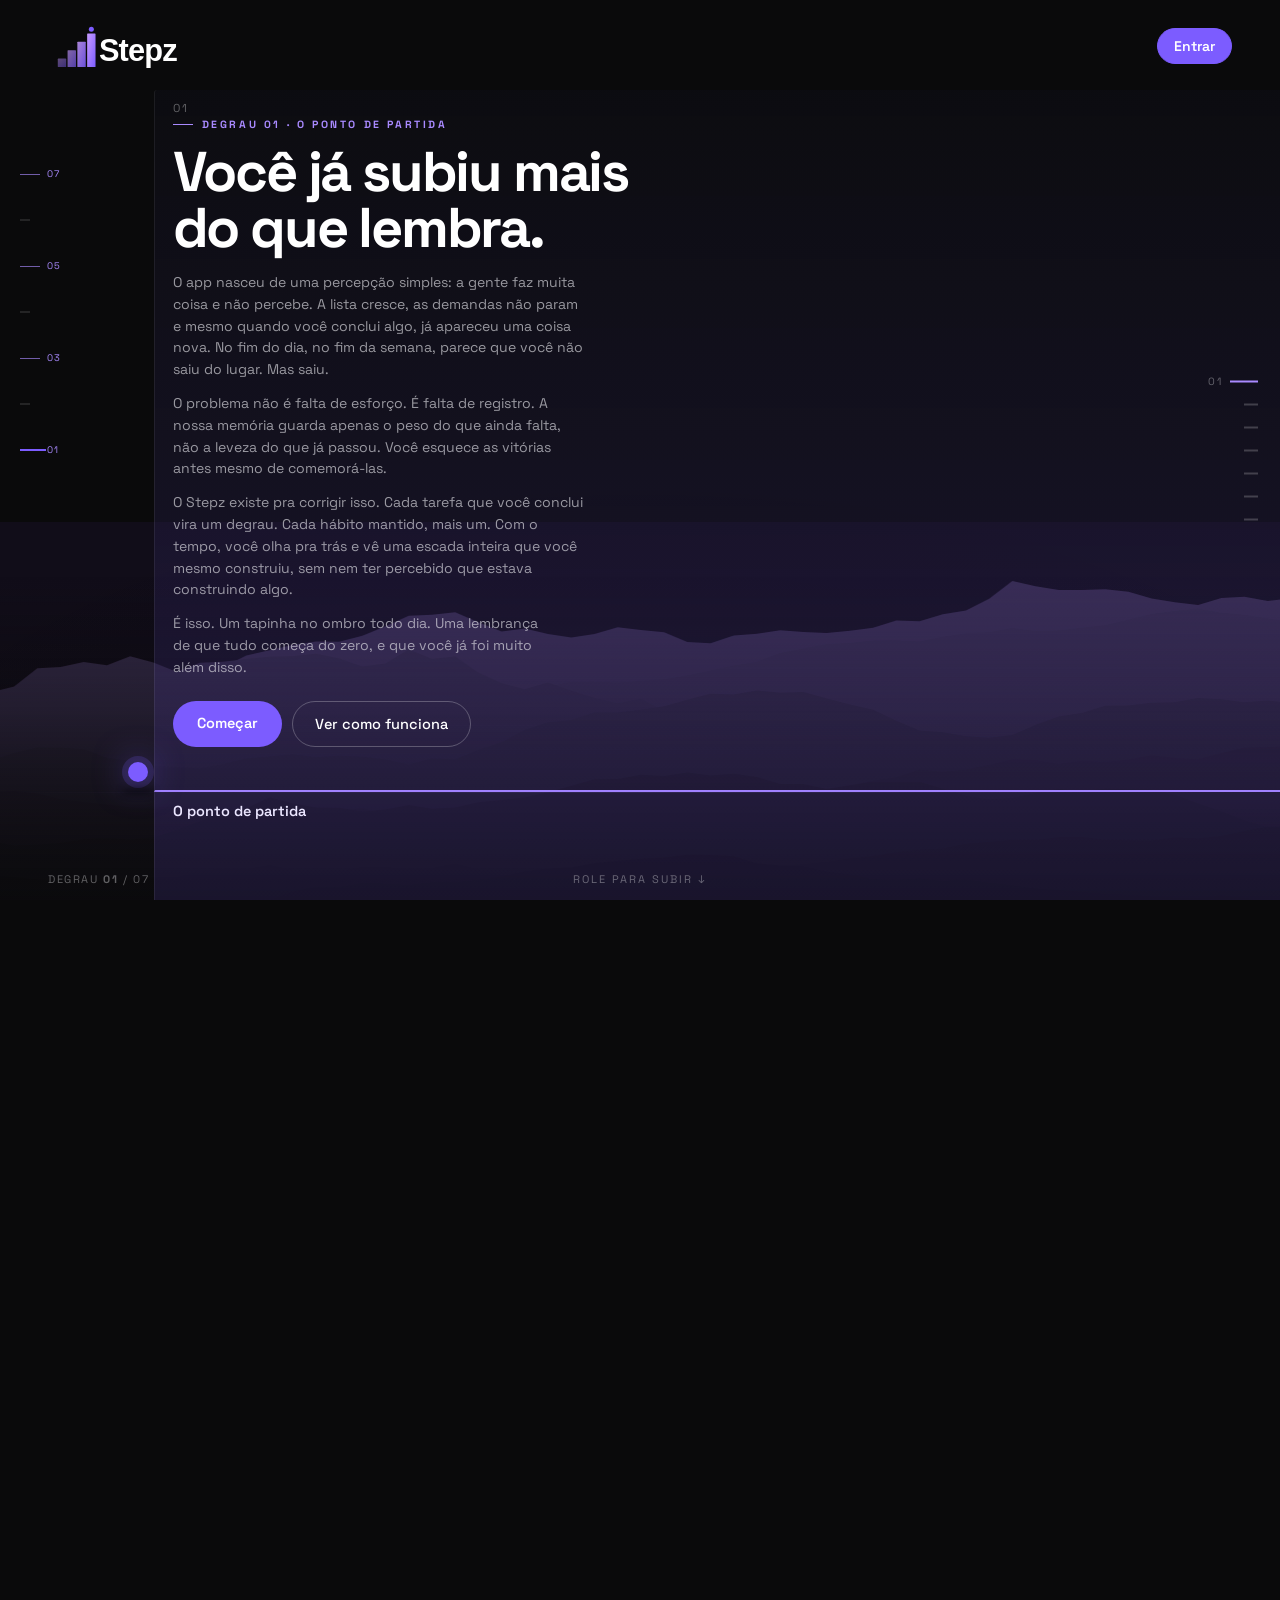
<file: index.html>
<!doctype html>
<html lang="pt-BR">
<head>
<meta charset="utf-8">
<title>Stepz — a subida</title>
<link rel="icon" type="image/svg+xml" href="logos/svg/favicon.svg">
<meta name="viewport" content="width=device-width, initial-scale=1">
<link href="https://fonts.googleapis.com/css2?family=Space+Grotesk:wght@400;500;600;700&display=swap" rel="stylesheet">
<link rel="stylesheet" href="landing.css">
</head>
<body>

<nav><a href="index.html" class="brand" aria-label="Stepz"><img src="logos/svg/lockup-color-transparent-white-text.svg" alt="Stepz"></a><a href="app.html" class="in">Entrar</a></nav>
<div id="stage">
  <div id="sky"></div>
  <canvas class="layer" id="far" aria-hidden="true"></canvas>
  <div id="horizon"></div>
  <div id="fog"></div>
  <div id="cam"></div>
  <div id="walker"><div class="body"></div><div class="shadow"></div></div>
</div>
<div id="alti"><div id="ruler"></div></div>
<div id="mark"><span class="ln"></span></div>
<div id="rail"></div>
<div id="alt">degrau <b id="altn">01</b> / 07</div>
<div id="hint"><span>role para subir ↓</span></div>
<div id="legal">© <span id="legal-year"></span> Stepz</div>
<div id="track"></div>

<script src="landing.js"></script>
</body>
</html>
</file>
<file: landing.css>
*{box-sizing:border-box}
:root{--text:#ececf0;--dim:rgba(236,236,240,.62);--faint:rgba(236,236,240,.38);--purple:#7c5cff;--purple-l:#a98aff;--gold:oklch(0.78 0.14 70);--line:rgba(255,255,255,.1)}
html{scroll-behavior:smooth}
html,body{margin:0;background:#0a0a0b;color:var(--text);font-family:'Space Grotesk',system-ui,sans-serif}
body{overflow-x:hidden}
a{color:var(--purple-l);text-decoration:none}a:hover{color:#fff}
#stage{position:fixed;inset:0;overflow:hidden;z-index:1}
#sky{position:absolute;inset:0;background:#0a0a0b;transition:background-color 1.1s ease}
#sky::after{content:"";position:absolute;inset:0;background:radial-gradient(ellipse 70% 50% at 50% 100%,rgba(0,0,0,.5),transparent)}
/* serra em silhueta (canvas fractal) */
.layer{position:absolute;left:-8%;width:116%;bottom:0;pointer-events:none;will-change:transform;display:block}
#far{height:42vh;opacity:1}
#horizon{position:absolute;left:0;right:0;height:1px;background:linear-gradient(90deg,transparent,rgba(169,138,255,.4),transparent);will-change:transform;opacity:.85}
#fog{position:absolute;left:0;right:0;bottom:0;height:36vh;pointer-events:none;background:linear-gradient(180deg,transparent,rgba(10,10,11,.45) 45%,rgba(10,10,11,.88))}
/* altímetro */
#alti{position:fixed;z-index:6;left:clamp(10px,1.6vw,20px);top:0;bottom:0;width:62px;pointer-events:none;overflow:hidden}
#ruler{position:absolute;left:0;top:50%;will-change:transform}
#ruler .tk{position:absolute;left:0;display:flex;align-items:center;gap:7px;transform:translateY(-50%)}
#ruler .tk b{width:10px;height:1px;background:rgba(255,255,255,.22);display:block}
#ruler .tk.big b{width:20px;background:rgba(169,138,255,.65)}
#ruler .tk span{font-size:9.5px;letter-spacing:1.2px;color:var(--faint)}
#ruler .tk.big span{color:var(--purple-l)}
#mark{position:fixed;z-index:6;left:clamp(10px,1.6vw,20px);top:50%;transform:translateY(-50%);display:flex;align-items:center;gap:8px}
#mark .ln{width:26px;height:2px;background:var(--purple);display:block}
#cam{position:absolute;left:0;top:0;will-change:transform}
/* a step is a panel that widens when you arrive on it */
.st{position:absolute;border-bottom:2px solid var(--purple-l);background:linear-gradient(180deg,rgba(124,92,255,.03),rgba(124,92,255,.13));border-left:1px solid rgba(255,255,255,.07);border-radius:3px 3px 0 0}
.st::after{content:"";position:absolute;left:-1px;right:0;top:100%;height:70vh;background:linear-gradient(180deg,rgba(124,92,255,.16),rgba(124,92,255,0));border-left:1px solid rgba(255,255,255,.07)}
.st.on{background:linear-gradient(180deg,rgba(14,14,20,.62),rgba(124,92,255,.14))}
.st.gold{border-bottom-color:var(--gold)}
.st.gold::after{background:linear-gradient(180deg,oklch(0.78 0.14 70 / .16),transparent)}
.st .num{position:absolute;top:11px;left:18px;font-size:11.5px;letter-spacing:2.2px;color:var(--faint)}
.st .name{position:absolute;top:calc(100% + 12px);left:18px;font-size:14.5px;font-weight:600;color:#fff;white-space:nowrap;opacity:0;transition:opacity .4s}
.st.on .name{opacity:1}
.st.gold .name{color:var(--gold)}
/* inside content, revealed as the step opens */
.inner{position:absolute;left:18px;right:22px;top:28px;bottom:14px;display:grid;grid-template-columns:minmax(0,.9fr) minmax(0,1.1fr);grid-template-rows:minmax(0,1fr);gap:24px;align-items:stretch;opacity:0;transition:opacity .35s;pointer-events:none;overflow:hidden}
.inner.with-shot{grid-template-columns:minmax(180px,1fr) auto;gap:16px;align-items:stretch}
.inner>div{min-height:0;min-width:0;overflow:hidden}
.inner .copy{overflow:hidden;display:flex;flex-direction:column;justify-content:flex-start}
.inner.with-shot .copy{min-width:0}
.inner.with-shot h2{font-size:clamp(18px,min(2.1vw,3.8vh),28px);letter-spacing:-1px}
.inner.with-shot p{font-size:clamp(12.5px,min(.95vw,2.3vh),14.5px);max-width:38ch;line-height:1.5}
.st.on .inner{opacity:1;pointer-events:auto}
.st.solo .inner{grid-template-columns:minmax(0,1fr)}
.st.solo .inner .copy{max-width:62ch}
.tag{font-size:10.5px;font-weight:700;letter-spacing:2.6px;text-transform:uppercase;color:var(--purple-l);margin-bottom:13px;display:flex;gap:9px;align-items:center}
.tag i{width:20px;height:1px;background:var(--purple-l);display:block}
.gold .tag{color:var(--gold)}.gold .tag i{background:var(--gold)}
h1{font-size:clamp(26px,min(4.4vw,7vh),56px);font-weight:700;letter-spacing:-2.2px;line-height:1;margin:0 0 min(16px,2vh);color:#fff;text-wrap:balance}
h2{font-size:clamp(21px,min(2.6vw,4.6vh),34px);font-weight:700;letter-spacing:-1.2px;line-height:1.06;margin:0 0 min(12px,1.6vh);color:#fff;text-wrap:balance}
.inner p{font-size:clamp(13.5px,min(1.1vw,2.7vh),15.5px);line-height:1.55;color:var(--dim);margin:0;max-width:46ch;text-wrap:pretty}
.inner p+p{margin-top:.85em}
.ctas{display:flex;gap:10px;flex-wrap:wrap;margin-top:min(22px,3vh);flex-shrink:0}
.b1{background:var(--purple);color:#fff;font-weight:600;font-size:14.5px;padding:min(13px,1.8vh) 24px;border-radius:100px}
.b1:hover{background:#5b3fd6;color:#fff}
.b2{border:1px solid rgba(255,255,255,.25);color:#fff;font-weight:500;font-size:14.5px;padding:min(13px,1.8vh) 22px;border-radius:100px}
.b2:hover{border-color:#fff}
/* browser-window frame around each print */
.win{display:flex;flex-direction:column;height:100%;min-height:0;max-height:100%;border:1px solid var(--line);border-radius:11px;overflow:hidden;background:#0d0d11;box-shadow:0 26px 60px -24px rgba(0,0,0,.8)}
.win .bar{display:flex;align-items:center;gap:9px;padding:9px 11px;border-bottom:1px solid var(--line);background:#141419;flex-shrink:0}
.win .dots{display:flex;gap:5px}
.win .dots i{width:9px;height:9px;border-radius:50%;background:rgba(255,255,255,.16);display:block}
.win .url{flex:1;min-width:0;background:#0d0d11;border:1px solid rgba(255,255,255,.07);border-radius:100px;padding:4px 11px;font-size:10.5px;letter-spacing:.3px;color:var(--faint);white-space:nowrap;overflow:hidden;text-overflow:ellipsis}
.win .view{position:relative;flex:1;min-height:0}
.shot-ph{position:absolute;inset:0;display:flex;align-items:center;justify-content:center;padding:18px;text-align:center;font-size:13px;letter-spacing:.4px;color:var(--faint);background:linear-gradient(160deg,rgba(124,92,255,.14),rgba(255,255,255,.03) 55%,transparent);border-top:1px solid rgba(255,255,255,.04)}
.shot-img{position:absolute;inset:0;width:100%;height:100%;object-fit:contain;object-position:center center;display:block;background:#0d0d11}
.shotcap{font-size:11px;letter-spacing:1.4px;text-transform:uppercase;color:var(--faint);margin-top:10px;display:block;flex-shrink:0}
.shotcol{display:flex;flex-direction:column;height:100%;min-height:0;min-width:0}
.shotcol .win{flex:1;min-height:0;width:100%}
.shotcol.sized{max-width:100%;justify-self:end;flex-shrink:0}
.shotcol.sized .shot-img{object-fit:contain;object-position:center center}
#walker{position:absolute;z-index:3}
#walker .body{width:20px;height:20px;border-radius:50%;background:var(--purple);box-shadow:0 0 0 6px rgba(124,92,255,.18),0 0 34px rgba(124,92,255,.7);transition:transform .18s}
#walker.land .body{animation:land .34s ease-out}
@keyframes land{0%{transform:translateY(-9px) scaleY(1.14)}55%{transform:translateY(0) scaleY(.82) scaleX(1.12)}100%{transform:none}}
#walker .shadow{width:34px;height:7px;border-radius:50%;background:rgba(0,0,0,.45);filter:blur(3px);margin:6px 0 0 -7px}
nav{position:fixed;z-index:6;top:0;left:0;right:0;display:flex;justify-content:space-between;align-items:center;padding:18px clamp(20px,4vw,48px)}
.brand{display:flex;align-items:center;line-height:0}
.brand img{display:block;height:56px;width:auto}
nav .in{font-size:14px;font-weight:600;color:#fff;border:1px solid var(--purple);padding:8px 16px;border-radius:100px;background:var(--purple)}
nav .in:hover{background:#5b3fd6;border-color:#5b3fd6;color:#fff}
#rail{position:fixed;z-index:6;right:clamp(12px,2vw,22px);top:50%;transform:translateY(-50%);display:flex;flex-direction:column;align-items:flex-end;gap:10px}
#rail a{display:flex;align-items:center;gap:8px;font-size:10.5px;letter-spacing:1.4px;color:transparent;transition:color .25s}
#rail a b{width:14px;height:2px;background:rgba(255,255,255,.2);display:block;transition:all .25s}
#rail a.on b{width:28px;background:var(--purple-l)}
#rail a.on,#rail a:hover{color:var(--faint)}
#alt{position:fixed;z-index:6;left:clamp(20px,4vw,48px);bottom:14px;font-size:11px;letter-spacing:1.6px;text-transform:uppercase;color:var(--faint)}
@media(max-width:760px){#alti,#mark{display:none}}
#hint{position:fixed;z-index:6;left:50%;bottom:14px;transform:translateX(-50%);font-size:11px;letter-spacing:2px;text-transform:uppercase;color:var(--faint);transition:opacity .4s}
#hint.hide{opacity:0}
#hint span{display:inline-block;animation:bob 1.7s ease-in-out infinite}
#legal{position:fixed;z-index:6;left:50%;bottom:14px;transform:translateX(-50%);font-size:11px;letter-spacing:1.4px;color:var(--faint);opacity:0;pointer-events:none;transition:opacity .35s}
#legal.on{opacity:1}
@keyframes bob{50%{transform:translateY(4px)}}
.slot{height:100vh}
@media(max-width:1000px){.inner{grid-template-columns:minmax(0,1fr);grid-template-rows:minmax(0,.58fr) minmax(180px,.42fr);gap:14px}.inner .copy{overflow:hidden}.win .view{min-height:160px}.shotcap{display:none}#rail a{display:none}}
</file>
